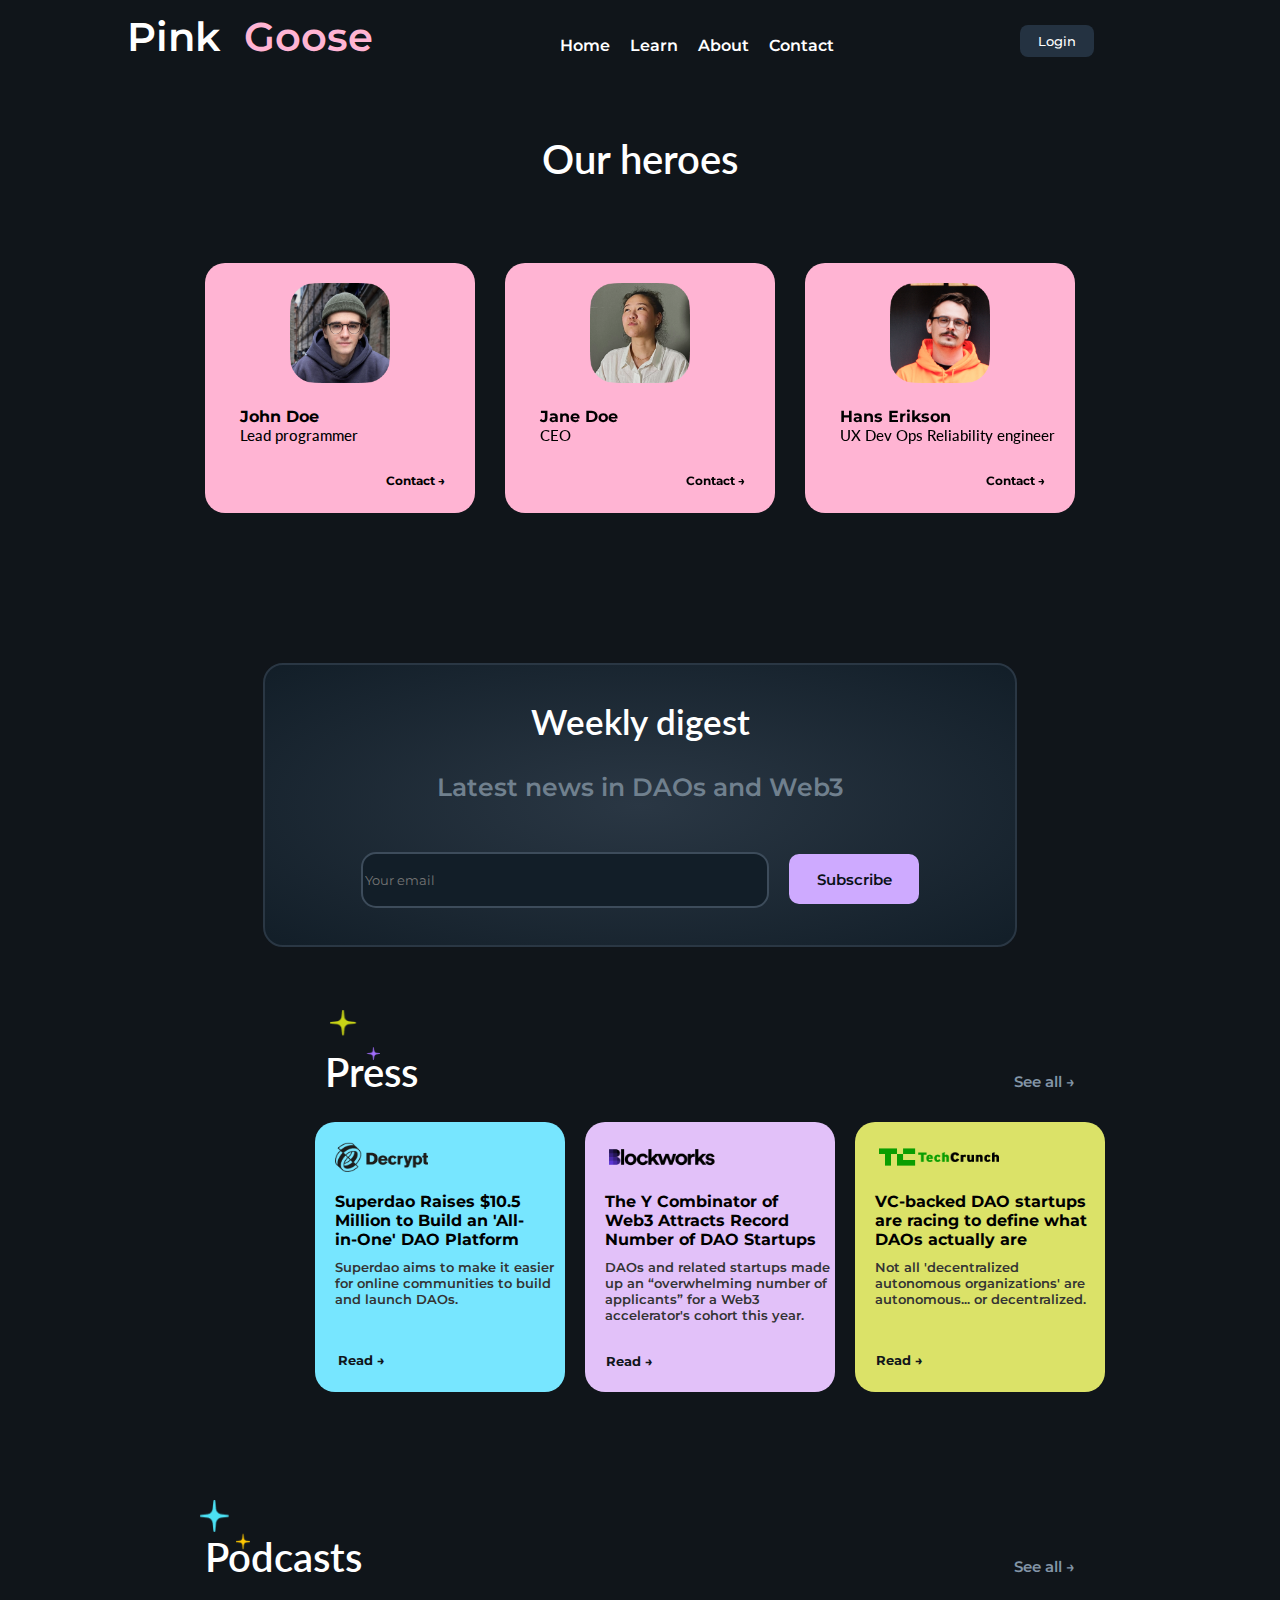
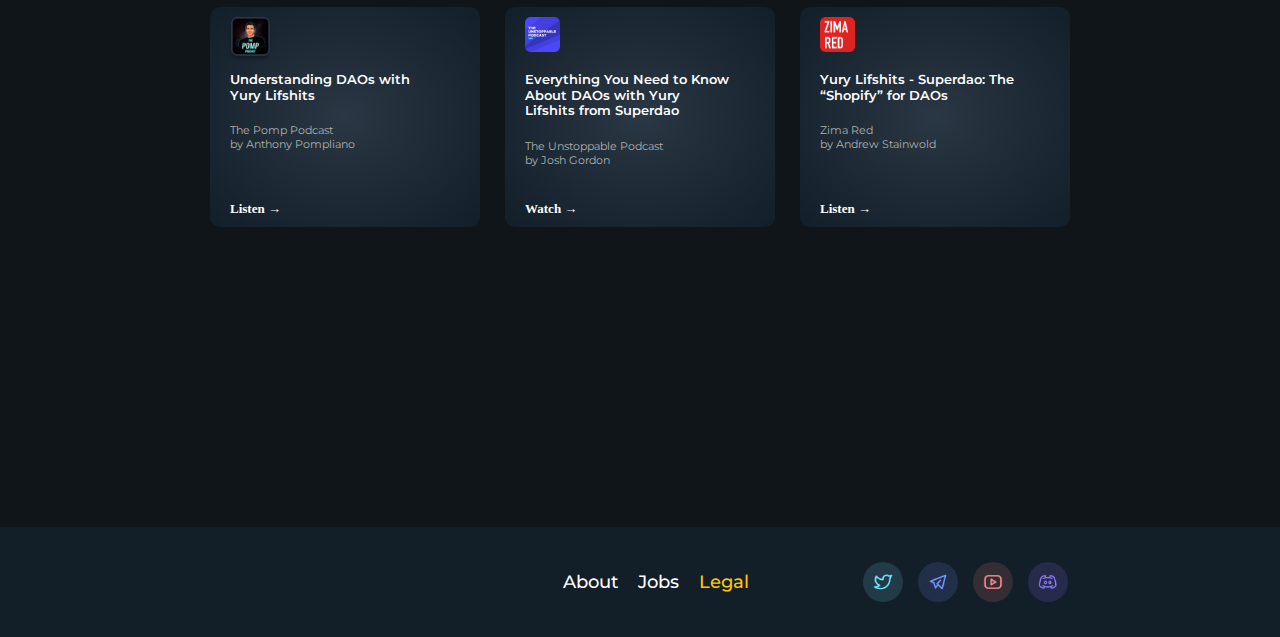
<file: about.html>
<!DOCTYPE html>
<html lang="en">
  <head>
    <meta charset="UTF-8" />
    <meta name="viewport" content="width=device-width, initial-scale=1.0" />
    <title>Figma</title>
    <link rel="preconnect" href="https://fonts.googleapis.com" />
    <link rel="preconnect" href="https://fonts.gstatic.com" crossorigin />

    <link
      href="https://fonts.googleapis.com/css2?family=Montserrat:ital,wght@0,100..900;1,100..900&display=swap"
      rel="stylesheet"
    />
    <link rel="preconnect" href="https://fonts.googleapis.com" />
    <link rel="preconnect" href="https://fonts.gstatic.com" crossorigin />
    <link
      href="https://fonts.googleapis.com/css2?family=Lato:ital,wght@0,100;0,300;0,400;0,700;0,900;1,100;1,300;1,400;1,700;1,900&display=swap"
      rel="stylesheet"
    />
    <link rel="stylesheet" href="css/main.css" />
  </head>
  <body>
    <header>
      <div class="logo-Pink-Goose">
        <span class="logo-Pink">Pink</span>
        <span class="logo-Goose">Goose</span>
      </div>

      <div class="Header-btns-container">
        <nav>
          <ul class="nav-links">
            <li><a href="index.html" target="_self">Home</a></li>
            <li><a href="learn.html" target="_blank">Learn</a></li>
            <li><a href="about.html" target="_blank">About</a></li>
            <li><a href="contact.html" target="_blank">Contact</a></li>
          </ul>
        </nav>
      </div>
      <div class="Login-header-container">
        <nav>
          <button class="login-btn">Login</button>
        </nav>
      </div>
    </header>
    <section class="our-heroes">
      <h1 class="Our-heroes-text">Our heroes</h1>
      <div class="hero-cards">
        <div class="hero-card">
          <img src="foto/Frame 56833.png" alt="John Doe" />
          <h2 class="people-foto-names">John Doe</h2>
          <p>Lead programmer</p>
          <a href="#">Contact →</a>
        </div>

        <div class="hero-card">
          <img src="foto/Frame 5683 (1).png" alt="Jane Doe" />
          <h2 class="people-foto-names">Jane Doe</h2>
          <p>CEO</p>
          <a href="#">Contact →</a>
        </div>

        <div class="hero-card">
          <img src="foto/Frame 5683 (2).png" alt="Hans Erikson" />
          <h2 class="people-foto-names">Hans Erikson</h2>
          <p>UX Dev Ops Reliability engineer</p>
          <a href="#">Contact →</a>
        </div>
      </div>
    </section>
    <form action="/submit" method="post" class="subscribe-container">
      <h6 class="Weekly-digest">Weekly digest</h6>
      <p class="sub-text-subscribe-container">Latest news in DAOs and Web3</p>
      <div class="subscribe-bar-button">
        <div>
          <input
            type="email"
            class="subscribe-bar"
            placeholder="Your email"
            required
          />
        </div>
        <button type="submit" class="subscribe-button">Subscribe</button>
      </div>
    </form>
    <div class="press-container-about">
      <img
        class="stars-naast-Press-about"
        src="foto/Group 56882 - Copy.png"
        alt="stars naast Press"
      />
      <div class="press-header">
        <h4 class="press">Press</h4>
        <a href="#" class="see-all">See all &rarr;</a>
      </div>
      <div class="cards-container">
        <div class="cards">
          <img
            class="logo-cards-cyan"
            src="foto/Frame 5589.png"
            alt="cyan logo"
          />
          <h4>
            Superdao Raises $10.5 Million to Build an 'All-in-One' DAO Platform
          </h4>
          <p class="cards-text-cyan">
            Superdao aims to make it easier for online communities to build and
            launch DAOs.
          </p>
          <a class="cards-read-cyan" href="#">Read →</a>
        </div>
        <div class="cards pink-card">
          <img
            class="logo-cards-purple"
            src="foto/Frame 5589 (1).png"
            alt="pink logo"
          />
          <h6 class="text-card-purple">
            The Y Combinator of Web3 Attracts Record Number of DAO Startups
          </h6>
          <p class="cards-text-purple">
            DAOs and related startups made up an “overwhelming number of
            applicants” for a Web3 accelerator's cohort this year.
          </p>
          <a class="cards-read-purple" href="#">Read →</a>
        </div>
        <div class="cards yellow-card">
          <img
            class="logo-cards-yellow"
            src="foto/Frame 5589 (2).png"
            alt="yellow logo"
          />
          <h6 class="text-card-yellow">
            VC-backed DAO startups are racing to define what DAOs actually are
          </h6>
          <p class="cards-text-yellow">
            Not all 'decentralized autonomous organizations' are autonomous...
            or decentralized.
          </p>
          <a class="cards-read-yellow" href="#">Read →</a>
        </div>
      </div>
    </div>
    <img
      class="podcast-stars-about"
      src="foto/Group 5596.png"
      alt="Zima Red podcasts"
    />
    <div class="podcast-container">
      <div class="podcast-header">
        <h4 class="press">Podcasts</h4>
        <a href="#" class="see-all">See all &rarr;</a>
      </div>
      <div class="card-container">
        <div class="card">
          <img
            class="podcast-logo"
            src="foto/Rectangle 39403.png"
            alt="Pomp podcast"
          />

          <h3 class="podcast-logo-title">
            Understanding DAOs with<br />
            Yury Lifshits
          </h3>

          <p class="podcast-logo-text">
            The Pomp Podcast <br />
            by Anthony Pompliano
          </p>

          <a class="links-Podcasts" href="#">Listen →</a>
        </div>

        <div class="card">
          <img
            class="podcast-logo2"
            src="foto/Rectangle 39403 (1).png"
            alt="The Unstoppable podcast"
          />
          <h3 class="podcast-logo-title">
            Everything You Need to Know <br />
            About DAOs with Yury <br />
            Lifshits from Superdao
          </h3>
          <p class="podcast-logo-text">
            The Unstoppable Podcast <br />
            by Josh Gordon
          </p>
          <a class="links-Podcasts" href="#">Watch →</a>
        </div>

        <div class="card">
          <img
            class="podcast-logo2"
            src="foto/Rectangle 39403 (2).png"
            alt="Zima Red podcasts"
          />
          <h3 class="podcast-logo-title">
            Yury Lifshits - Superdao: The <br />
            “Shopify” for DAOs
          </h3>
          <p class="podcast-logo-text">
            Zima Red <br />
            by Andrew Stainwold
          </p>
          <a class="links-Podcasts" href="#">Listen →</a>
        </div>
      </div>
    </div>

    <footer class="simple-footer">
      <div class="footer-content">
        <div class="footer-center">
          <a href="#" class="footer-btn-about">About</a>
          <a href="#">Jobs</a>
          <a href="#" class="footer-btn-legal">Legal</a>
        </div>
        <div class="footer-right">
          <a class="icon twitter" href="#">
            <img class="logo-footer" src="foto/Frame.png" alt="Twitter" />
          </a>
          <a class="icon telegram" href="#">
            <img class="logo-footer" src="foto/Frame (1).png" alt="Telegram" />
          </a>
          <a class="icon youtube" href="#">
            <img class="logo-footer" src="foto/Frame (2).png" alt="YouTube" />
          </a>
          <a class="icon discord" href="#">
            <img class="logo-footer" src="foto/Frame 5617.png" alt="Discord" />
          </a>
        </div>
      </div>
    </footer>
  </body>
</html>
</file>
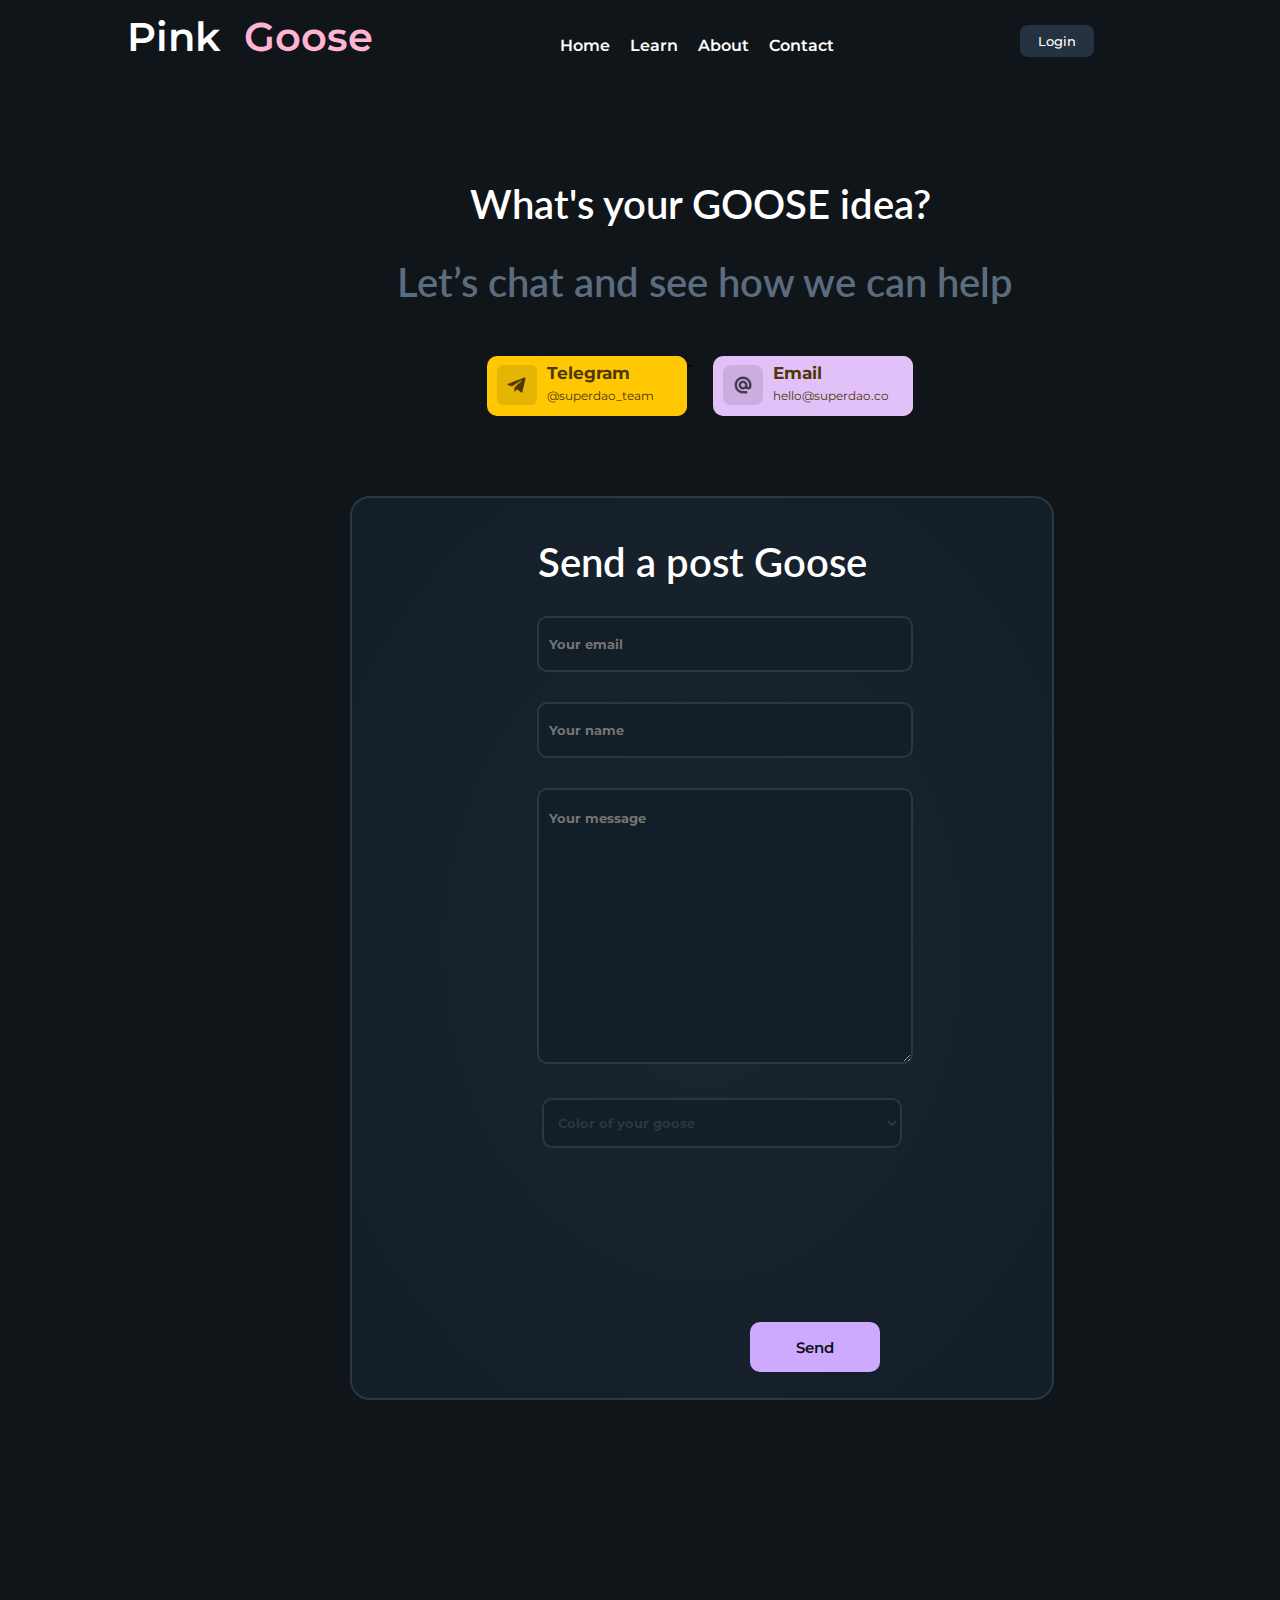
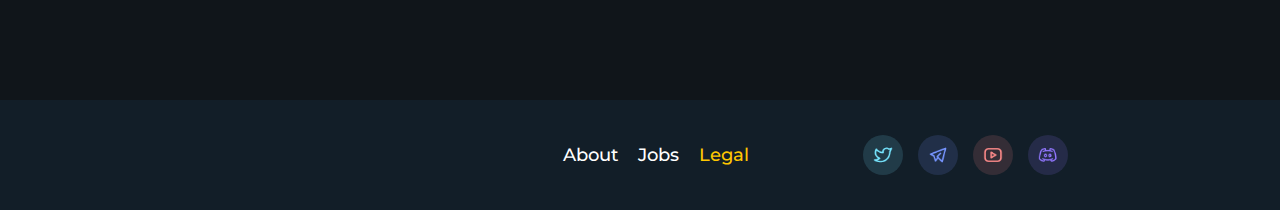
<file: contact.html>
<!DOCTYPE html>
<html lang="en">
  <head>
    <meta charset="UTF-8" />
    <meta name="viewport" content="width=device-width, initial-scale=1.0" />
    <title>Figma</title>
    <link rel="preconnect" href="https://fonts.googleapis.com" />
    <link rel="preconnect" href="https://fonts.gstatic.com" crossorigin />

    <link
      href="https://fonts.googleapis.com/css2?family=Montserrat:ital,wght@0,100..900;1,100..900&display=swap"
      rel="stylesheet"
    />
    <link rel="preconnect" href="https://fonts.googleapis.com" />
    <link rel="preconnect" href="https://fonts.gstatic.com" crossorigin />
    <link
      href="https://fonts.googleapis.com/css2?family=Lato:ital,wght@0,100;0,300;0,400;0,700;0,900;1,100;1,300;1,400;1,700;1,900&display=swap"
      rel="stylesheet"
    />
    <link rel="stylesheet" href="css/main.css" />
  </head>
  <body>
    <header>
      <div class="logo-Pink-Goose">
        <span class="logo-Pink">Pink</span>
        <span class="logo-Goose">Goose</span>
      </div>

      <div class="Header-btns-container">
        <nav>
          <ul class="nav-links">
            <li><a href="index.html" target="_self">Home</a></li>
            <li><a href="learn.html" target="_blank">Learn</a></li>
            <li><a href="about.html" target="_blank">About</a></li>
            <li><a href="contact.html" target="_blank">Contact</a></li>
          </ul>
        </nav>
      </div>
      <div class="Login-header-container">
        <nav>
          <button class="login-btn">Login</button>
        </nav>
      </div>
    </header>

    <div class="contact-container-contact">
      <h1 class="Gosseidea-text">What's your GOOSE idea?</h1>
      <p class="sub-text-contact">Let’s chat and see how we can help</p>
      <div class="telegram-email-main-container">
        <a href="#" class="telegram-email-container">
          <div class="telegram-email-logo">
            <img
              class="email-telegram-logo"
              src="foto/Group 5531.png"
              alt="Telegram logo"
            />
          </div>
          <div class="telegram-email-text">
            <h1 class="Email-telegram">Telegram</h1>
            <p class="subtext-email-telegram">@superdao_team</p>
          </div>
        </a>
        -

        <a href="#" class="telegram-email-container paars-email-container">
          <div class="telegram-email-logo">
            <img
              class="email-telegram-logo"
              src="foto/Group 5640.png"
              alt="Telegram logo"
            />
          </div>
          <div class="telegram-email-text paars-email-text">
            <h1 class="Email-telegram">Email</h1>
            <p class="subtext-email-telegram">hello@superdao.co</p>
          </div>
        </a>
      </div>
    </div>
    <div class="send-a-post-goose-container">
      <h1 class="text-send-a-post-goose">Send a post Goose</h1>

      <form>
        <input
          type="email"
          class="send-a-post-goose-details"
          placeholder="Your email"
          required
        />
        <input
          type="text"
          class="send-a-post-goose-details"
          placeholder="Your name"
          required
        />
        <textarea
          class="send-a-post-goose-details your-message"
          placeholder="Your message"
          required
        ></textarea>

        <div class="colors-details">
          <select class="send-a-post-goose-details select" required>
            <option value="" disabled selected>Color of your goose</option>
            <option class="send-a-post-goose-details colors-option" value="Red">
              Red
            </option>
            <option
              class="send-a-post-goose-details colors-option"
              value="White"
            >
              White
            </option>
            <option
              class="send-a-post-goose-details colors-option"
              value="Blue"
            >
              Blue
            </option>
            <option
              class="send-a-post-goose-details colors-option"
              value="Black"
            >
              Black
            </option>
          </select>
        </div>

        <button type="submit" class="subscribe-button send-button-contact">
          Send
        </button>
      </form>
    </div>

    <footer class="simple-footer">
      <div class="footer-content">
        <div class="footer-center">
          <a href="#" class="footer-btn-about">About</a>
          <a href="#">Jobs</a>
          <a href="#" class="footer-btn-legal">Legal</a>
        </div>
        <div class="footer-right">
          <a class="icon twitter" href="#">
            <img class="logo-footer" src="foto/Frame.png" alt="Twitter" />
          </a>
          <a class="icon telegram" href="#">
            <img class="logo-footer" src="foto/Frame (1).png" alt="Telegram" />
          </a>
          <a class="icon youtube" href="#">
            <img class="logo-footer" src="foto/Frame (2).png" alt="YouTube" />
          </a>
          <a class="icon discord" href="#">
            <img class="logo-footer" src="foto/Frame 5617.png" alt="Discord" />
          </a>
        </div>
      </div>
    </footer>
  </body>
</html>
</file>
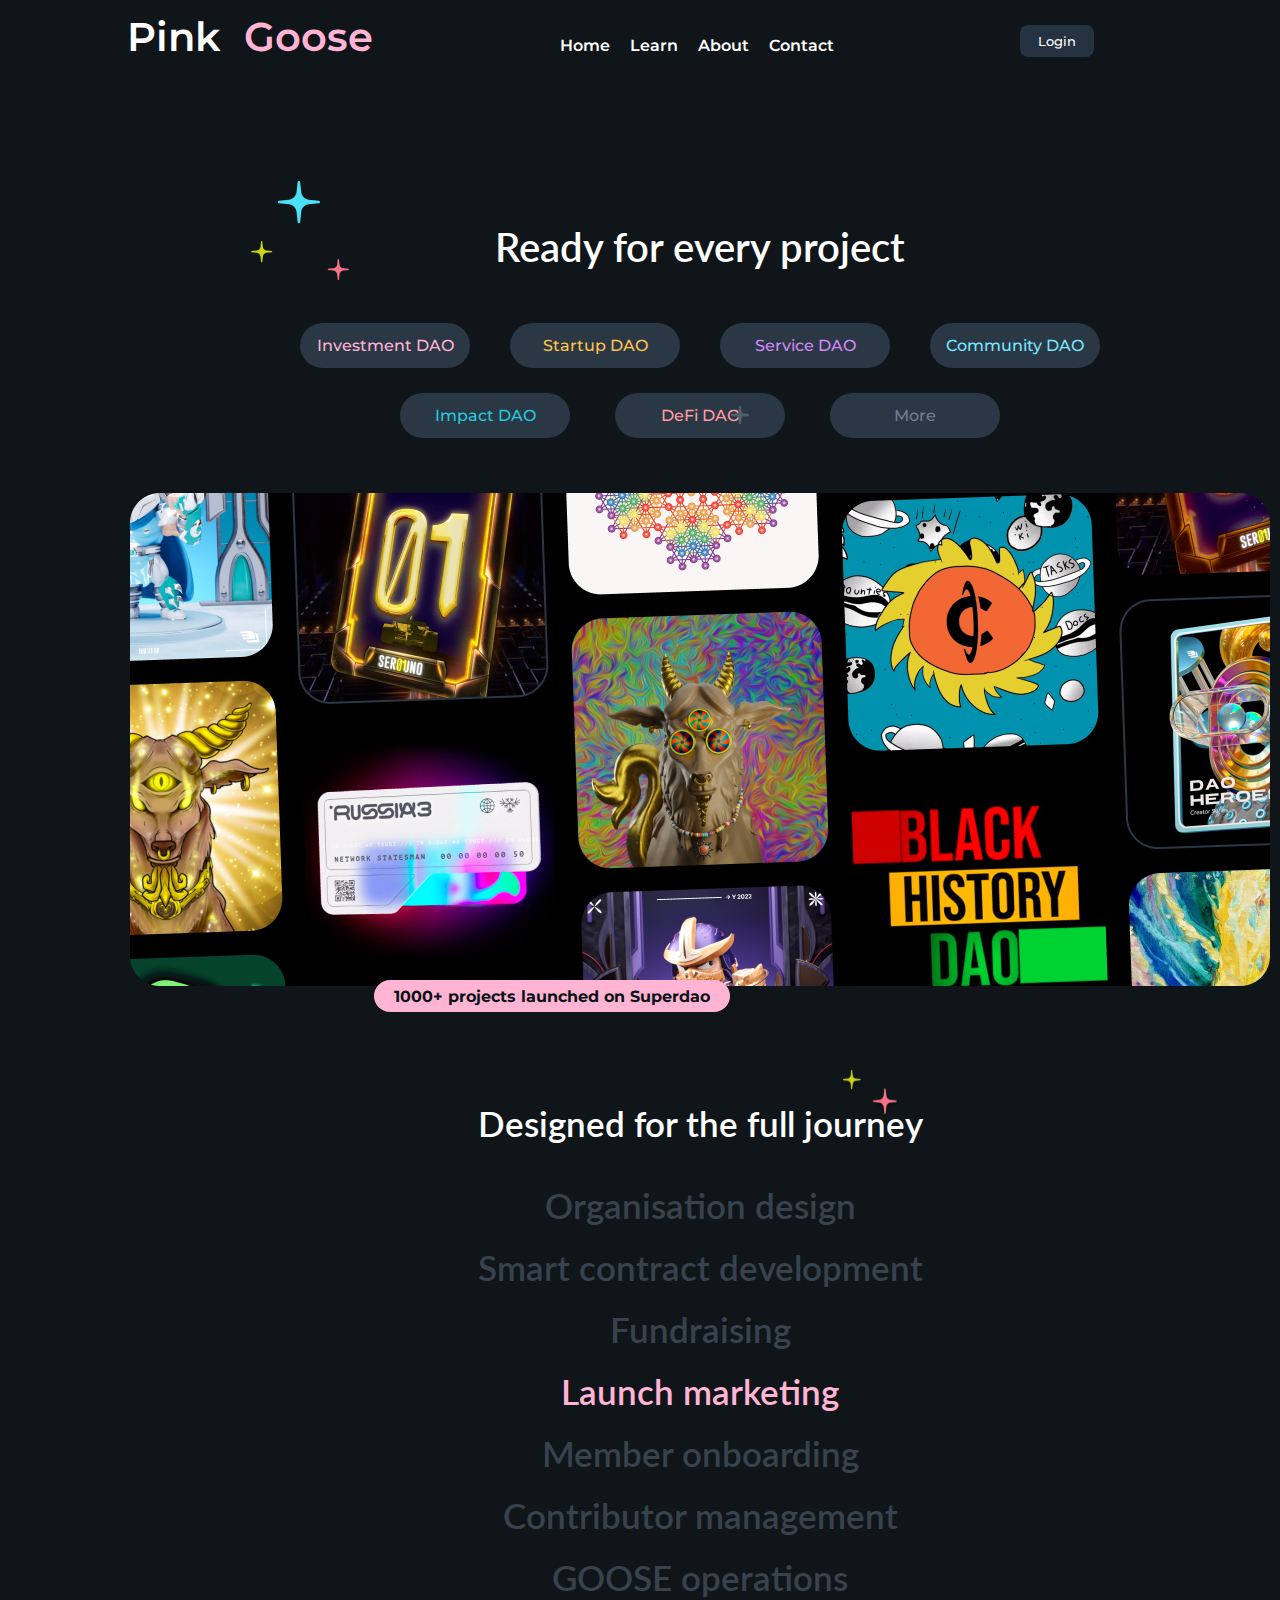
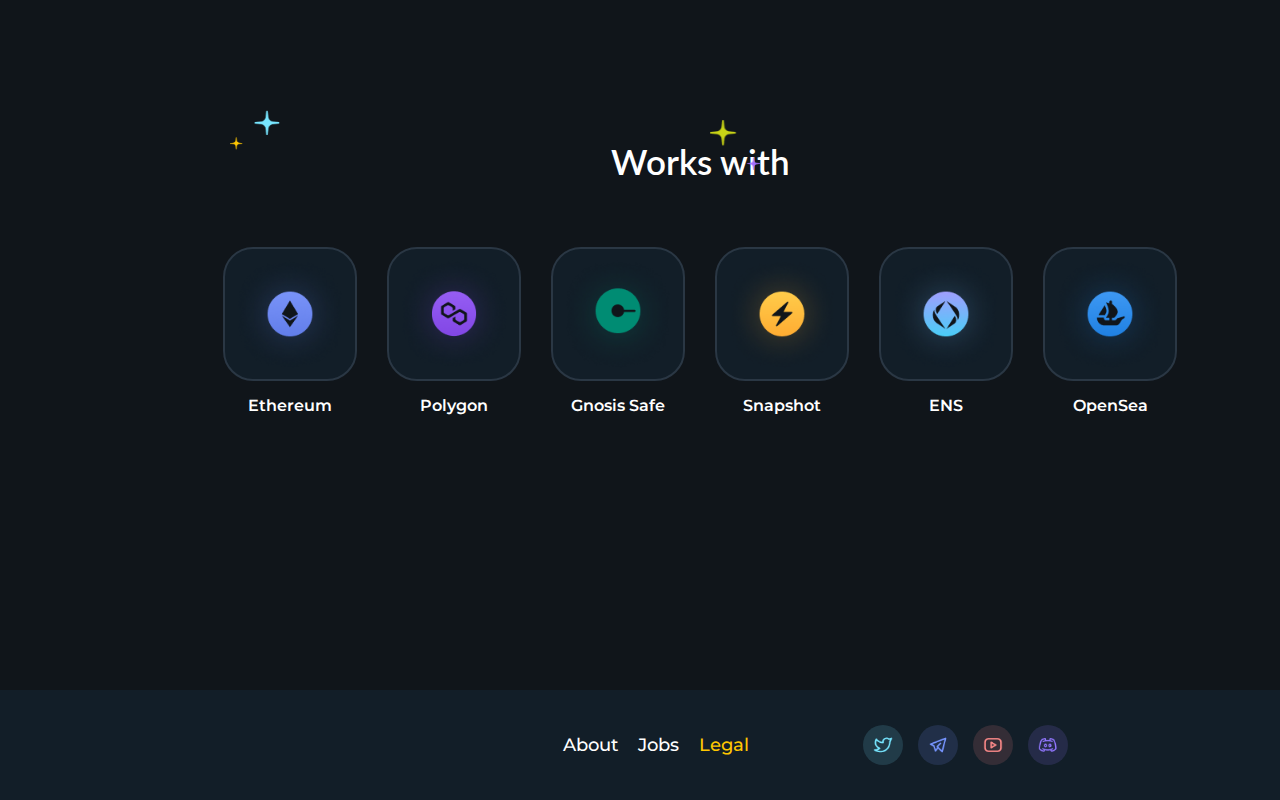
<file: learn.html>
<!DOCTYPE html>
<html lang="en">
  <head>
    <meta charset="UTF-8" />
    <meta name="viewport" content="width=device-width, initial-scale=1.0" />
    <title>Figma</title>
    <link rel="preconnect" href="https://fonts.googleapis.com" />
    <link rel="preconnect" href="https://fonts.gstatic.com" crossorigin />

    <link
      href="https://fonts.googleapis.com/css2?family=Montserrat:ital,wght@0,100..900;1,100..900&display=swap"
      rel="stylesheet"
    />
    <link rel="preconnect" href="https://fonts.googleapis.com" />
    <link rel="preconnect" href="https://fonts.gstatic.com" crossorigin />
    <link
      href="https://fonts.googleapis.com/css2?family=Lato:ital,wght@0,100;0,300;0,400;0,700;0,900;1,100;1,300;1,400;1,700;1,900&display=swap"
      rel="stylesheet"
    />
    <link rel="stylesheet" href="css/main.css" />
  </head>
  <body>
    <header>
      <div class="logo-Pink-Goose">
        <span class="logo-Pink">Pink</span>
        <span class="logo-Goose">Goose</span>
      </div>

      <div class="Header-btns-container">
        <nav>
          <ul class="nav-links">
            <li><a href="index.html" target="_self">Home</a></li>
            <li><a href="learn.html" target="_blank">Learn</a></li>
            <li><a href="about.html" target="_blank">About</a></li>
            <li><a href="contact.html" target="_blank">Contact</a></li>
          </ul>
        </nav>
      </div>
      <div class="Login-header-container">
        <nav>
          <button class="login-btn">Login</button>
        </nav>
      </div>
    </header>

    <div class="Ready-for-every-project-container-learn">
      <div class="Ready-for-every-project-sub-container">
        <div class="Ready-for-every-project-text">
          <h2>Ready for every project</h2>
        </div>

        <div class="buttons-container">
          <nav class="buttons-eerste-rij">
            <a href="#" class="alle-7-buttons pink">Investment DAO</a>

            <a href="#" class="alle-7-buttons yellow">Startup DAO</a>
            <a href="#" class="alle-7-buttons purple">Service DAO</a>
            <a href="#" class="alle-7-buttons blue">Community DAO</a>
          </nav>
          <nav class="buttons-2de-rij">
            <a href="#" class="alle-7-buttons blue2">Impact DAO</a>
            <a href="#" class="alle-7-buttons pink2">DeFi DAO</a>
            <a href="#" class="alle-7-buttons black">More</a>
          </nav>
          <img
            class="grijze-ster-more-learn"
            src="foto/Star 8 - Copy.png"
            alt="De grijze ster naast de more button"
          />
          <img
            class="drie-steren-buttons-learn"
            src="foto/stars - Copy.svg"
            alt="De steren naast de 7 buttons"
          />
        </div>
      </div>
      <div class="grote-image-middel-container">
        <img
          class="image-middel"
          src="foto/image.png"
          alt="De grote afbeelding van de website"
        />
      </div>
    </div>
    <div class="reclame-grote-image-learn">
      1000+ projects launched on Superdao
    </div>

    <div class="Text-container-title-en-sub-text-learn">
      <p class="white-title-text">Designed for the full journey</p>
      <p>Organisation design</p>
      <p>Smart contract development</p>
      <p>Fundraising</p>
      <p class="roze-sub-text">Launch marketing</p>
      <p>Member onboarding</p>
      <p>Contributor management</p>
      <p>GOOSE operations</p>
    </div>
    <img
      class="twee-steren-naast-Designed-learn"
      src="foto/star - Copy.png"
      alt="De 2 steren naast de Designed text"
    />
    <div class="works-with-container">
      <p class="Works-with-text">Works with</p>
      <div class="zes-kleine-blockjes-main-container">
        <div class="zes-kleine-blockjes-sub-container">
          <div class="blockjes-kleine-container">
            <img src="foto/Icon_ethereum.png" alt="Icon ethereum" />
          </div>
          <div class="text-onder-de-blockjes">Ethereum</div>
        </div>
        <div class="zes-kleine-blockjes-sub-container">
          <div class="blockjes-kleine-container">
            <img src="foto/Icon_polygon.png" alt="Icon polygon" />
          </div>
          <div class="text-onder-de-blockjes">Polygon</div>
        </div>
        <div class="zes-kleine-blockjes-sub-container">
          <div class="blockjes-kleine-container">
            <img
              src="foto/Frame 5608.png"
              alt="3de blockje groene circle icon"
            />
          </div>
          <div class="text-onder-de-blockjes">Gnosis Safe</div>
        </div>
        <div class="zes-kleine-blockjes-sub-container">
          <div class="blockjes-kleine-container">
            <img src="foto/Frame 2091.png" alt="4de blockje gele circle icon" />
          </div>

          <div class="text-onder-de-blockjes">Snapshot</div>
        </div>

        <div class="zes-kleine-blockjes-sub-container">
          <div class="blockjes-kleine-container">
            <img src="foto/Avatar.png" alt="image" />
          </div>
          <div class="text-onder-de-blockjes">ENS</div>
        </div>

        <div class="zes-kleine-blockjes-sub-container">
          <div class="blockjes-kleine-container">
            <img src="foto/icon_opensea.png" alt="image" />
          </div>
          <div class="text-onder-de-blockjes">OpenSea</div>
        </div>
      </div>
      <img
        class="twee-steren-paars-geel-learn"
        src="foto/Group 56882 - Copy.png"
        alt="De 2 steren van de rechterkant van Works with"
      />
      <img
        class="twee-steren-cyan-geel-learn"
        src="foto/Group 5686 - Copy.png"
        alt="De 2 steren van de linkerkant van Works with"
      />
    </div>
    <footer class="simple-footer">
      <div class="footer-content">
        <div class="footer-center">
          <a href="#" class="footer-btn-about">About</a>
          <a href="#">Jobs</a>
          <a href="#" class="footer-btn-legal">Legal</a>
        </div>
        <div class="footer-right">
          <a class="icon twitter" href="#">
            <img class="logo-footer" src="foto/Frame.png" alt="Twitter" />
          </a>
          <a class="icon telegram" href="#">
            <img class="logo-footer" src="foto/Frame (1).png" alt="Telegram" />
          </a>
          <a class="icon youtube" href="#">
            <img class="logo-footer" src="foto/Frame (2).png" alt="YouTube" />
          </a>
          <a class="icon discord" href="#">
            <img class="logo-footer" src="foto/Frame 5617.png" alt="Discord" />
          </a>
        </div>
      </div>
    </footer>
  </body>
</html>
</file>
<file: css/main.css>
body {
  padding: 0px; /* Verwijdert alle ruimte (padding) binnen de rand van de body */
  margin: 0px; /* Verwijdert alle ruimte (margin) buiten de rand van de body */
  background-color: #10151a; /* Achtergrondkleur van de pagina instellen op donker */
}

header {
  display: flex; /* Gebruik flexbox voor het ordenen van header-elementen */
  flex-wrap: wrap; /* Zorgt ervoor dat de inhoud in meerdere rijen kan worden geplaatst indien nodig */
  height: 100px; /* Hoogte van de header */
  width: 1400px; /* Breedte van de header */
  background-color: #10151a; /* Zelfde achtergrondkleur als de body */
  position: sticky; /* Header blijft zichtbaar bovenaan bij scrollen */
  top: 0; /* Sticky positie van de header bovenaan */
}

.logo-Pink-Goose {
  font-family: "Montserrat", sans-serif; /* Font-instelling voor logo-tekst */
  font-optical-sizing: auto; /* Automatische optische aanpassing van het lettertype */
  font-weight: 100; /* Lichte tekstdikte */
  font-style: normal; /* Normale tekststijl */
  text-align: center; /* Centreer de tekst horizontaal */
  justify-content: center; /* Centreer de inhoud horizontaal */
  background-color: #10151a; /* Achtergrondkleur van het logo gelijk aan de header */
  width: 500px; /* Breedte van de logo-container */
  height: 100px; /* Hoogte van de logo-container */
  display: flex; /* Gebruik flexbox om de inhoud te ordenen */
  flex-wrap: wrap; /* Sta toe dat inhoud in meerdere rijen wordt geplaatst */
}
.Header-btns-container {
  background-color: #10151a; /* Achtergrondkleur voor knopcontainer */
  width: 500px; /* Breedte van de container */
  height: 100px; /* Hoogte van de container */
  font-family: "Montserrat", sans-serif; /* Font-instelling voor de knoppen */
  font-optical-sizing: auto; /* Automatische optische aanpassing */
  font-weight: 100; /* Lichte tekstdikte */
  font-style: normal; /* Normale tekststijl */
}

.Login-header-container {
  background-color: #10151a; /* Achtergrondkleur voor login-container */
  width: 400px; /* Breedte van de container */
  height: 100px; /* Hoogte van de container */
  font-family: "Montserrat", sans-serif; /* Font-instelling voor login-tekst */
  font-optical-sizing: auto; /* Automatische optische aanpassing */
  font-weight: 100; /* Lichte tekstdikte */
  font-style: normal; /* Normale tekststijl */
}

.logo-Pink {
  color: white; /* Kleur van "Pink" in het logo is wit */
  display: flex; /* Gebruik flexbox voor het ordenen van inhoud */
  justify-content: center; /* Centreer de inhoud horizontaal */
  font-size: 40px; /* Grootte van de tekst */
  font-weight: 600; /* Dikkere tekst voor nadruk */
  margin: px; /* Geen marge ingesteld; dit lijkt een typefout */
  padding: 12px; /* Binnenruimte rond de tekst */
}

.logo-Goose {
  color: #ffb4d3; /* Kleur van "Goose" in het logo is roze */
  display: flex; /* Gebruik flexbox voor het ordenen van inhoud */
  justify-content: center; /* Centreer de inhoud horizontaal */
  font-size: 40px; /* Grootte van de tekst */
  margin: px; /* Geen marge ingesteld; dit lijkt een typefout */
  font-weight: 600; /* Dikkere tekst voor nadruk */
  padding: 12px; /* Binnenruimte rond de tekst */
}

nav {
  display: flex; /* Gebruik flexbox voor het ordenen van navigatie-elementen */
  justify-content: space-between; /* Verspreid de elementen gelijkmatig over de ruimte */
  align-items: center; /* Centreer de items verticaal */
  padding: 20px; /* Ruimte rond de navigatie-inhoud */
  background-color: #10151a; /* Zelfde achtergrondkleur als de header */
}

.nav-links {
  list-style: none; /* Verwijdert standaard opsommingstekens van de lijst */
  display: flex; /* Orden de links in een rij */
  gap: 20px; /* Ruimte tussen de links */
}

.nav-links a {
  color: white; /* Witte kleur voor de navigatielinks */
  text-decoration: none; /* Verwijder onderstreping van de links */
  transition: color 0.3s; /* Langzame kleurverandering bij hover */
  font-weight: 600; /* Dikkere tekst voor nadruk */
}

.nav-links a:hover {
  color: #ff80ff; /* Roze kleur voor de link bij hover */
}

.login-btn {
  justify-content: flex-end;
  color: white;
  background-color: #243241;
  cursor: pointer;
  padding: 8px 18px;
  border-radius: 8px;
  text-decoration: none;
  font-weight: 500;
  margin-top: 5px;
  font-family: "Montserrat", sans-serif;
  font-weight: 500;
  font-style: normal;
  border: none;
}
.the-easiest-way-container {
  margin-top: 80px;
  display: flex;
  justify-content: center;
  align-items: center;
  width: 1400px;
  height: 300px;
}

.the-easiest-way-sub-container {
  text-align: center;
  display: flex;
  flex-direction: column;
  justify-content: center;
  align-items: center;
  max-width: 600px;
}

h1 {
  color: white;
  font-size: 3rem;
  font-weight: 500;
  padding: 0px;
  margin: 0px;
  font-family: "Lato", sans-serif;
  font-weight: 600;
  font-style: normal;
}

.sub-text-the-easiest-way-container {
  color: white;
  font-size: 50px;
  font-weight: 500;
  padding: 0px;
  margin: 0px;
  font-family: "Lato", sans-serif;
  font-weight: 600;
  font-style: normal;
  margin-bottom: 30px;
}

.small-text1 {
  font-size: 1.2rem;
  color: white;
  margin: 4px;
  font-family: "Montserrat", sans-serif;
  font-optical-sizing: auto;
  font-weight: 500;
  font-style: normal;
}

.small-text-the-easiest-way-container {
  margin-bottom: 30px;
  font-size: 1.2rem;
  color: white;
  margin: 4px;
  font-family: "Montserrat", sans-serif;
  font-optical-sizing: auto;
  font-weight: 500;
  font-style: normal;
}

.Get-Started-btn {
  background-color: #ceaaff;
  color: #111111;
  padding: 15px 30px;
  font-size: 15px;
  font-weight: bold;
  border-radius: 10px;
  text-decoration: none;
  margin-top: 40px;
  box-shadow: 0px 0px 2px #ffd600;
  border: none;
  cursor: pointer;
  font-family: "Montserrat", sans-serif;
  font-optical-sizing: auto;
  font-weight: 700;
  font-style: normal;
}

.Get-Started-btn:hover {
  background-color: #9c70ff;
}

.arrow-down {
  height: 40px;
  width: 40px;
  position: absolute;
  right: 706px;
  top: 600px;
}

.Ready-for-every-project-container {
  margin-top: 150px;
  align-items: center;
  display: flex;
  flex-direction: column;
  justify-content: center;
  color: white;
  width: 1400px;
  height: 800px;
}
.Ready-for-every-project-sub-container {
  align-items: center;
  display: flex;
  background-color: #10151a;
  width: 900px;
  height: 600px;
  display: flex;
  flex-direction: column;
}

.Ready-for-every-project-text {
  margin-bottom: 20px;
  display: flex;
  justify-content: center;
  background-color: #10151a;
  width: 900px;
  height: 100px;
}
h2 {
  color: white;
  font-family: "Lato", sans-serif;
  font-weight: 600;
  font-style: normal;
  font-size: 40px;
}

.buttons-container {
  display: flex;
  flex-direction: column;
  background-color: #10151a;
  width: 800px;
  height: 10px;
  justify-items: center;
  align-items: center;
}
.buttons-eerste-rij {
  display: flex;
  flex-direction: row;
  background-color: #10151a;
  width: 800px;
  height: 30px;
}
.buttons-2de-rij {
  align-items: center;
  display: flex;
  flex-direction: row;
  background-color: #10151a;
  width: 600px;
  height: 30px;
}
.alle-7-buttons {
  display: flex;
  flex-wrap: wrap;
  background-color: #2a3744;
  border-radius: 25px;
  height: 45px;
  width: 170px;
  color: #fff;
  display: flex;
  justify-content: space-around;
  align-items: center;
  text-decoration: none;
  font-family: "Montserrat", sans-serif;
  font-optical-sizing: auto;
  font-weight: 500;
  font-style: normal;
}
.pink {
  color: #ffb4d3;
}
.yellow {
  color: #ffc24c;
}
.purple {
  color: #d387f7;
}
.blue {
  color: #77e6ff;
}
.blue2 {
  color: #23c9de;
}
.pink2 {
  color: #ff9e9e;
}
.black {
  color: #707f8d;
}
.grijze-ster-more {
  width: 30px;
  height: 30px;
  position: absolute;
  top: 840px;
  right: 530px;
}
.drie-steren-buttons {
  position: absolute;
  top: 680px;
  left: 200px;
}
.image-middel {
  height: 493px;
  width: 1140px;
}
.reclame-grote-image {
  display: flex;
  justify-content: center;
  align-items: center;
  position: absolute;
  right: 550px;
  top: 1415px;
  width: 356px;
  height: 32px;
  color: #0a1117;
  background-color: #ffb4d3;
  font-family: "Montserrat", sans-serif;
  font-optical-sizing: auto;
  font-weight: 700;
  font-style: normal;
  border-radius: 30px;
}

.Text-container-title-en-sub-text {
  margin-top: 150px;
  display: flex;
  flex-direction: column;
  justify-content: center;
  align-items: center;
  width: 1400px;
  height: 600px;
  margin-bottom: 100px;
}
p {
  margin: 10px;
  color: #37424d;
  font-size: 35px;
  font-family: "Lato", sans-serif;
  font-weight: 600;
  font-style: normal;
}
.white-title-text {
  margin: 30px;
  color: #fff;
  font-size: 35px;
  font-family: "Lato", sans-serif;
  font-weight: 600;
  font-style: normal;
}
.roze-sub-text {
  margin: 10px;
  color: #ffb4d3;
  font-size: 35px;
  font-family: "Lato", sans-serif;
  font-weight: 600;
  font-style: normal;
}
.twee-steren-naast-Designed {
  width: 50px;
  height: 50px;
  position: absolute;
  right: 400px;
  top: 1610px;
}

.Works-with-text {
  margin: 50px;
  display: flex;
  justify-content: center;
  color: #fff;
  font-size: 35px;
  font-family: "Lato", sans-serif;
  font-weight: 600;
  font-style: normal;
}
.zes-kleine-blockjes-main-container {
  display: flex;
  flex-wrap: wrap;
  justify-content: center;
  align-items: center;
  width: 1150px;
  margin: auto;
}
.blockjes-kleine-container {
  display: flex;
  align-items: center;
  justify-content: center;
  margin: 15px;
  width: 130px;
  height: 130px;
  color: #2a3744;
  background-color: #121e28;
  border: 2px solid #2a3744;
  border-radius: 30px;
}
img {
  width: 120px;
  height: 120px;
}
.zes-kleine-blockjes-sub-container {
  display: flex;
  justify-content: center;
  align-items: center;
  flex-direction: column;
}
.text-onder-de-blockjes {
  text-align: center;
  font-family: "Montserrat", sans-serif;
  font-weight: 600;
  font-size: 16px;
  color: #fff;
  width: 130px;
}
.twee-steren-paars-geel {
  width: 50px;
  height: 50px;
  position: absolute;
  right: 500px;
  top: 2250px;
}
.twee-steren-cyan-geel {
  width: 50px;
  height: 50px;
  position: absolute;
  right: 1000px;
  top: 2250px;
}
.help-at-every-step-container {
  padding-top: 150px;
  width: 1400px;
  height: 500px;
  display: flex;
  flex-direction: column;
  justify-content: center;
  align-items: center;
}
.main-title {
  color: #fff;
  display: flex;
  justify-content: center;
  align-items: center;
  width: 1400px;
  height: 100px;
  font-size: 50px;
  font-family: "Lato", sans-serif;
  font-weight: 300;
  font-style: normal;
}
.people-foto-container {
  padding-top: 20px;
  display: flex;
  justify-content: center;
  width: 1400px;
  height: 100px;
}
.people-foto {
  padding-left: 20px;
}
.text-and-stars-main-container {
  padding-top: 60px;
  display: flex;
  justify-content: center;
  flex-wrap: wrap;
  max-width: 700px;
  margin: 0 auto;
}
.text-container {
  color: #fff;
  font-size: 29px;
  font-family: "Lato", sans-serif;
  font-weight: 530;
  font-style: normal;
}
.stars {
  padding-left: 20px;
  padding-right: 20px;
  padding-top: 10px;
  width: 30px;
  height: 30px;
}

.subscribe-container {
  margin: 0 auto;
  display: flex;
  align-items: center;
  flex-direction: column;
  margin-top: 150px;
  background: radial-gradient(#2a3744, #121e28);
  border-radius: 20px;
  border: 2px solid #2a3744;
  height: 280px;
  width: 750px;
}
.Weekly-digest {
  margin: 0;
  padding-top: 35px;
  color: #fff;
  font-size: 35px;
  font-family: "Lato", sans-serif;
  font-weight: 530;
  font-style: normal;
}
.sub-text-subscribe-container {
  padding-top: 20px;
  color: #70808e;
  font-family: "Montserrat", sans-serif;
  font-weight: 600;
  font-size: 25px;
}
.subscribe-bar-button {
  height: 50px;
  width: 600px;
  display: flex;
  justify-content: center;
  flex-direction: row;
}
.subscribe-bar {
  border-radius: 10px;
  color: #3d4c5b;
  background-color: #121e28;
  margin-top: 40px;
  height: 50px;
  width: 400px;
  border-radius: 15px;
  border: 2px solid #3d4c5b;
  font-family: "Montserrat", sans-serif;
  font-weight: 600px;
}
.your-email {
  padding-top: 15px;
  padding-left: 15px;
  color: #3d4c5b;
  font-family: "Montserrat", sans-serif;
  font-weight: 600;
  font-size: 15px;
}
.subscribe-button {
  text-decoration: none;
  margin-top: 42px;
  margin-left: 20px;
  display: flex;
  align-items: center;
  justify-content: center;
  color: #0a1117;
  background-color: #ceaaff;
  height: 50px;
  width: 130px;
  font-family: "Montserrat", sans-serif;
  font-weight: 600;
  font-size: 15px;
  border-radius: 10px;
  border: none;
  cursor: pointer;
}
.press-container {
  padding-top: 100px;
  width: 1400px;
  height: 500px;
  display: flex;
  flex-direction: column;
  align-items: center;
  justify-content: center;
}

.press-header {
  width: 750px;
  height: 100px;
  display: flex;
  flex-direction: row;
  justify-content: space-between;
  align-items: center;
  padding: 0 200px;
}
.press {
  color: #fff;
  font-size: 40px;
  font-family: "Lato", sans-serif;
  font-weight: 530;
  font-style: normal;
  margin: 0;
}
.see-all {
  margin-top: 18px;
  text-decoration: none;
  color: #8395a7;
  font-family: "Montserrat", sans-serif;
  font-weight: 600;
  font-size: 15px;
  padding-right: 0;
}
.cards-container {
  display: flex;
  justify-content: center;
  width: 100%;
  max-width: 900px;
}
.cards {
  align-items: center;
  margin-left: 20px;
  background-color: #77e6ff;
  border-radius: 20px;
  width: 250px;
  height: 270px;
  display: flex;
  flex-direction: column;
}
.pink-card {
  background-color: #e2c1f9;
}
.yellow-card {
  background-color: #dbe268;
}
.logo-cards-cyan {
  margin-top: 20px;
  margin-right: 110px;
  width: 100px;
  height: 30px;
}
.logo-cards-purple {
  margin-top: 20px;
  margin-left: 27px;
  width: 230px;
  height: 30px;
}
.logo-cards-yellow {
  margin-top: 20px;
  margin-left: 27px;
  width: 230px;
  height: 30px;
}
h4 {
  width: 200px;
  margin: 0;
  margin-top: 20px;
  margin-right: 10px;
  font-size: 16px;
  color: #000;
  font-family: "Montserrat", sans-serif;
  font-weight: 700;
}
.text-card-purple {
  width: 220px;
  margin: 0;
  margin-top: 20px;
  margin-left: 10px;
  font-size: 16px;
  color: #000;
  font-family: "Montserrat", sans-serif;
  font-weight: 700;
}
.text-card-yellow {
  width: 230px;
  margin: 0;
  margin-top: 20px;
  margin-left: 20px;
  font-size: 16px;
  color: #000;
  font-family: "Montserrat", sans-serif;
  font-weight: 700;
}

.cards-text-cyan {
  margin-left: 30px;
  width: 230px;
  font-family: "Montserrat", sans-serif;
  font-weight: 600;
  font-size: 13px;
  color: #333;
}
.cards-text-purple {
  margin-left: 30px;
  width: 230px;
  font-family: "Montserrat", sans-serif;
  font-weight: 600;
  font-size: 13px;
  color: #333;
}
.cards-text-yellow {
  margin-left: 30px;
  width: 230px;
  font-family: "Montserrat", sans-serif;
  font-weight: 600;
  font-size: 13px;
  color: #333;
}

.cards-read-cyan {
  margin-top: 35px;
  margin-right: 60px;
  width: 145px;
  font-family: "Montserrat", sans-serif;
  font-weight: 700;
  font-size: 13px;
  color: #10151a;
  text-decoration: none;
  display: block;
}
.cards-read-purple {
  margin-top: 20px;
  margin-right: 59px;
  width: 150px;
  font-family: "Montserrat", sans-serif;
  font-weight: 700;
  font-size: 13px;
  color: #10151a;
  text-decoration: none;
  display: block;
}
.cards-read-yellow {
  margin-top: 35px;
  margin-right: 59px;
  width: 150px;
  font-family: "Montserrat", sans-serif;
  font-weight: 700;
  font-size: 13px;
  color: #10151a;
  text-decoration: none;
  display: block;
}
.stars-naast-Press {
  margin-right: 400px;
  position: absolute;
  top: 3800px;
  width: 50px;
  height: 40px;
}
.podcast-container {
  display: flex;
  flex-wrap: wrap;
  padding-top: 50px;
  width: 100%;
  display: flex;
  justify-content: center;
}
.podcast-header {
  width: 870px;
  height: 100px;
  display: flex;
  flex-direction: row;
  justify-content: space-between;
  align-items: center;
  padding: 0 200px;
}

.card-container {
  display: flex;
  justify-content: center;
  gap: 25px;
  width: 100%;
  max-width: 900px;
}

.card {
  width: 250px;
  background: radial-gradient(#2a3744, #121e28);
  border-radius: 10px;
  padding: 10px;
  color: white;
  display: flex;
  flex-direction: column;
  justify-content: space-between;
  min-height: 200px;
}

.podcast-logo {
  width: 45px;
  height: 45px;
  margin-bottom: 10px;
  margin-left: 8px;
}

.podcast-logo2 {
  margin-left: 10px;
  margin-bottom: 20px;
  width: 35px;
  height: 35px;
}

.podcast-logo-title {
  font-family: "Montserrat", sans-serif;
  font-weight: 600;
  font-size: 13px;
  margin-left: 10px;
  line-height: 1.2;
  margin-top: 0px;
  margin-bottom: 10px;
}

.podcast-logo-text {
  font-family: "Montserrat", sans-serif;
  font-weight: 400;
  font-size: 11px;
  color: #b0b0b0;
}

.links-Podcasts {
  color: #fff;
  text-decoration: none;
  font-weight: bold;
  font-size: 13px;
  margin-top: auto;
  align-self: flex-start;
  margin-left: 10px;
}
.text-klein-container {
  background-color: #10151a;
  width: 200px;
  height: 30px;
}
.podcast-stars {
  position: absolute;
  right: 1170px;
  top: 4270px;
  width: 50px;
  height: 50px;
}
.✨ {
  width: 70px;
  height: 80px;
  margin-left: 670px;
  margin-top: 80px;
  margin-bottom: 100px;
}
.contact-container {
  padding-left: 200px;
  width: 1000px;
  height: 100%;
  display: flex;
  flex-direction: column;
  justify-content: center;
  align-items: center;
}
.Gosseidea-text {
  font-size: 40px;
  font-family: "Lato", sans-serif;
  font-weight: 530;
  font-style: normal;
}
.sub-text-contact {
  margin-top: 30px;
  margin-left: 20px;
  color: #5a6c7e;
  font-size: 40px;
  font-family: "Lato", sans-serif;
  font-weight: 530;
  font-style: normal;
}
.email-telegram-logo {
  width: 40px;
  height: 40px;
  margin-top: 9px;
  margin-left: 10px;
}
.telegram-email-container {
  text-decoration: none;
  display: flex;
  flex-direction: row;
  background-color: #ffc803;
  width: 200px;
  height: 60px;
  border-radius: 10px;
}
.telegram-email-text {
  background-color: #ffc803;
  width: 150px;
  height: 60px;
  border-radius: 10px;
}
.Email-telegram {
  margin-top: 7px;
  margin-left: 10px;
  color: #4d3705;
  font-family: "Montserrat", sans-serif;
  font-weight: 700;
  font-size: 17px;
}
.subtext-email-telegram {
  margin: 0;
  margin-left: 10px;
  margin-top: 5px;
  color: #4d3705;
  font-family: "Montserrat", sans-serif;
  font-weight: 400;
  font-size: 12px;
}
.telegram-email-main-container {
  display: flex;
  flex-direction: row;
  margin-top: 40px;
}
.paars-email-container {
  text-decoration: none;
  background-color: #e2c1f9;
  margin-left: 20px;
}
.paars-email-text {
  background-color: #e2c1f9;
}

.simple-footer {
  background-color: #121e28;
  color: #fff;
  padding: 35px;
  display: flex;
  justify-content: center;
  margin-top: 300px;
}

.footer-content {
  display: flex;
  align-items: center;
  justify-content: center;
  gap: 50px;
}

.footer-center {
  font-family: "Montserrat", sans-serif;
  font-weight: 500;
  font-size: 12px;
  width: 600px;
  display: flex;
  gap: 20px;
}

.footer-center a {
  text-decoration: none;
  color: #fff;
  font-size: 18px;
  transition: color 0.3s ease;
}

.footer-btn-legal {
  color: #ffc700 !important;
}

.footer-btn-about {
  margin-left: 350px;
}

.footer-center a:hover {
  color: #ffc700;
}

.footer-right {
  margin-right: 0;
  display: flex;
  gap: 15px;
}

.footer-right .icon {
  display: flex;
  justify-content: center;
  align-items: center;
  width: 40px;
  height: 40px;
  border-radius: 50%;
  color: #fff;
  text-align: center;
  font-size: 16px;
  font-weight: bold;
  transition: background-color 0.3s ease, transform 0.3s ease;
}

.footer-right .twitter {
  background-color: rgba(119, 230, 255, 0.15);
}

.footer-right .telegram {
  background-color: rgba(119, 149, 255, 0.15);
}

.footer-right .youtube {
  background-color: rgba(247, 135, 135, 0.15);
}

.footer-right .discord {
  background-color: rgba(146, 119, 255, 0.15);
}

.footer-right .icon:hover {
  transform: scale(1.1);
}

.logo-footer {
  width: 20px;
  height: 20px;
}
.stars-naast-Press-learn {
  width: 50px;
  height: 50px;
  position: absolute;
  top: 1000px;
}
.our-heroes {
  text-align: center;
  color: #fff;
  font-family: "Montserrat", sans-serif;
  font-weight: 600;
  font-style: normal;
}
.Our-heroes-text {
  margin-bottom: 80px;
  margin-top: 35px;
  font-size: 40px;
  font-family: "Lato", sans-serif;
  font-weight: 600;
  font-style: normal;
}

.hero-cards {
  display: flex;
  justify-content: center;
  gap: 30px;
}

.hero-card img {
  width: 100px;
  height: 100px;
  border-radius: 10px;
  margin-bottom: 20px;
}
.hero-card {
  background-color: #ffb4d3;
  border-radius: 20px;
  padding: 20px;
  width: 230px;
  height: 210px;
  position: relative;
}

.hero-card .people-foto-names {
  font-size: 16px;
  color: #000;
  font-family: "Montserrat", sans-serif;
  font-weight: 700;
  margin: 0px;
  padding: 0px;
  margin-left: 15px;
  text-align: left;
}

.hero-card p {
  margin: 0px;
  padding: 0px;
  font-size: 15px;
  color: #000;
  font-weight: 500;
  margin-left: 15px;
  text-align: left;
}

.hero-card a {
  color: #000;
  text-decoration: none;
  font-size: 12px;

  margin-right: 15px;
  position: absolute;
  bottom: 25px;
  right: 15px;
  font-family: "Montserrat", sans-serif;
  font-weight: 700;
  font-style: normal;
}

.hero-card a:hover {
  text-decoration: underline;
}
.Ready-for-every-project-container-learn {
  margin-top: 90px;
  align-items: center;
  display: flex;
  flex-direction: column;
  justify-content: center;
  color: white;
  width: 1400px;
  height: 800px;
}
.drie-steren-buttons-learn {
  position: absolute;
  top: 180px;
  left: 250px;
  width: 100px;
  height: 100px;
}
.grijze-ster-more-learn {
  position: absolute;
  top: 405px;
  right: 530px;
  width: 20px;
  height: 20px;
}
.reclame-grote-image-learn {
  display: flex;
  justify-content: center;
  align-items: center;
  position: absolute;
  right: 550px;
  top: 980px;
  width: 356px;
  height: 32px;
  color: #0a1117;
  background-color: #ffb4d3;
  font-family: "Montserrat", sans-serif;
  font-optical-sizing: auto;
  font-weight: 700;
  font-style: normal;
  border-radius: 30px;
}
.Text-container-title-en-sub-text-learn {
  margin-top: 50px;
  display: flex;
  flex-direction: column;
  justify-content: center;
  align-items: center;
  width: 1400px;
  height: 600px;
  margin-bottom: 100px;
}
.twee-steren-naast-Designed-learn {
  width: 60px;
  height: 50px;
  position: absolute;
  right: 380px;
  top: 1070px;
}
.twee-steren-paars-geel-learn {
  width: 50px;
  height: 50px;
  position: absolute;
  right: 520px;
  top: 1720px;
}
.twee-steren-cyan-geel-learn {
  width: 50px;
  height: 40px;
  position: absolute;
  right: 1000px;
  top: 1710px;
}
.works-with-container {
  width: 1400px;
  height: 250px;
  margin-right: 50px;
  margin-bottom: 50px;
}
.press-container-about {
  padding-top: 10px;
  width: 1400px;
  height: 500px;
  display: flex;
  flex-direction: column;
  align-items: center;
  justify-content: center;
}
.stars-naast-Press-about {
  position: absolute;
  right: 900px;
  top: 1010px;
  width: 50px;
  height: 50px;
}
.podcast-stars-about {
  position: absolute;
  width: 50px;
  height: 50px;
  top: 1500px;
  left: 200px;
}
.contact-container-contact {
  padding-left: 200px;
  width: 1000px;
  height: 100%;
  display: flex;
  flex-direction: column;
  justify-content: center;
  align-items: center;
  padding-top: 80px;
}
.send-a-post-goose-container {
  width: 700px;
  height: 900px;
  background: radial-gradient(#1c252e, #121e28);
  border-radius: 20px;
  border: 2px solid #2a3744;
  margin-top: 80px;
  margin-left: 350px;
  display: flex;
  flex-direction: column;
  align-items: center;
}
.text-send-a-post-goose {
  color: #fff;
  font-size: 40px;
  font-family: "Lato", sans-serif;
  font-weight: 550;
  font-style: normal;
  margin-top: 40px;
}
.send-a-post-goose-details {
  color: #2a3744;
  background-color: #121e28;
  width: 360px;
  height: 50px;
  border: 2px solid #2a3744;
  border-radius: 10px;
  margin-top: 30px;
  margin-left: 185px;
  padding-left: 10px;
  font-family: "Montserrat", sans-serif;
  font-optical-sizing: auto;
  font-weight: 700;
  font-style: normal;
}
.select {
  color: #2a3744;
  background-color: #121e28;
  width: 360px;
  height: 50px;
  border: 2px solid #2a3744;
  border-radius: 10px;
  margin-top: 30px;
  margin-left: 150px;
}
.details-text {
  font-family: "Montserrat", sans-serif;
  font-size: 15px;
  font-weight: 600;
  font-style: normal;
  color: #3d4c5b;
  margin-top: 15px;
  margin-left: 20px;
}
.your-message {
  height: 250px;
  padding-top: 20px;
}
svg {
  margin-left: 150px;
  width: 12px;
  height: 12px;
}
.colors-details {
  display: flex;
  flex-direction: column;
  margin: 0px;
  margin-left: 40px;
  height: 150px;
}
.colors-text {
  margin: 10px;
  margin-top: 10px;
  text-decoration: none;
}
.send-button-contact {
  position: absolute;
  top: 1280px;
  right: 400px;
}
.colors-option {
  color: #2a3744;
  background-color: #121e28;
}
</file>
